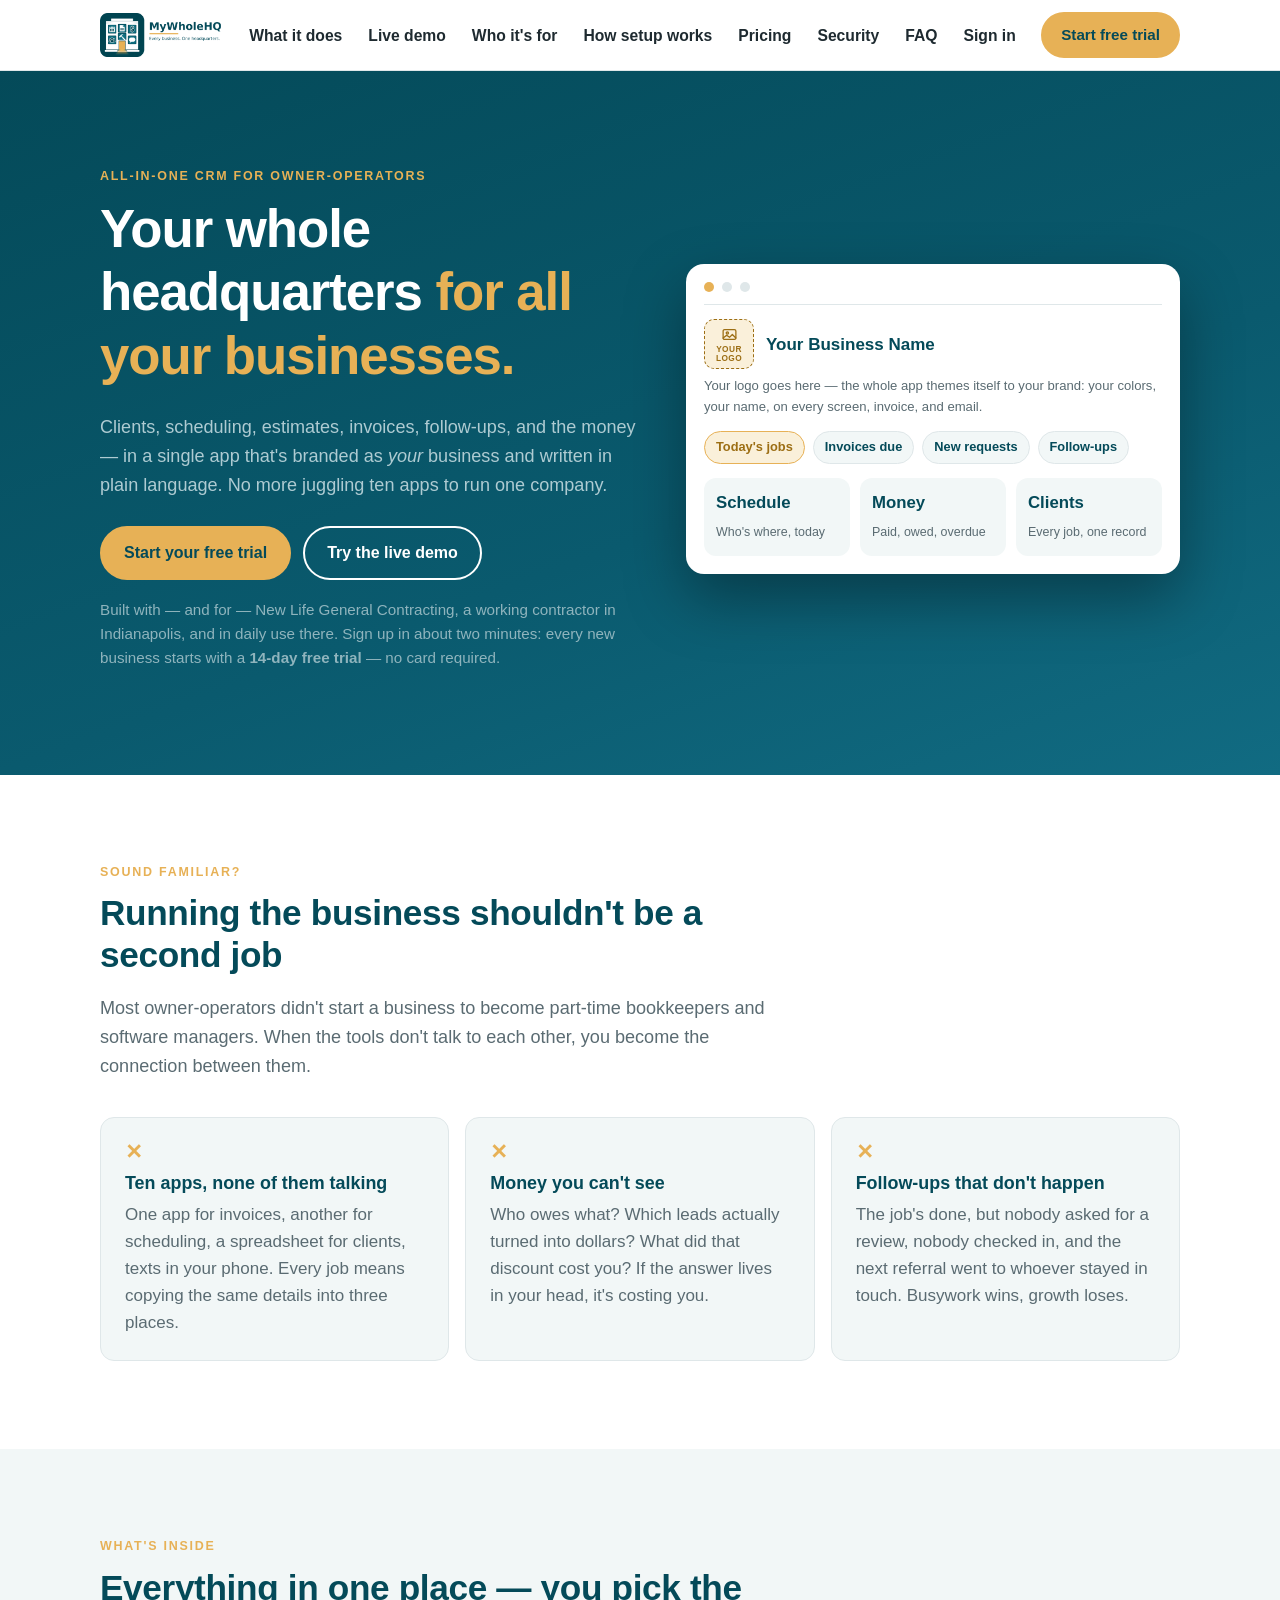
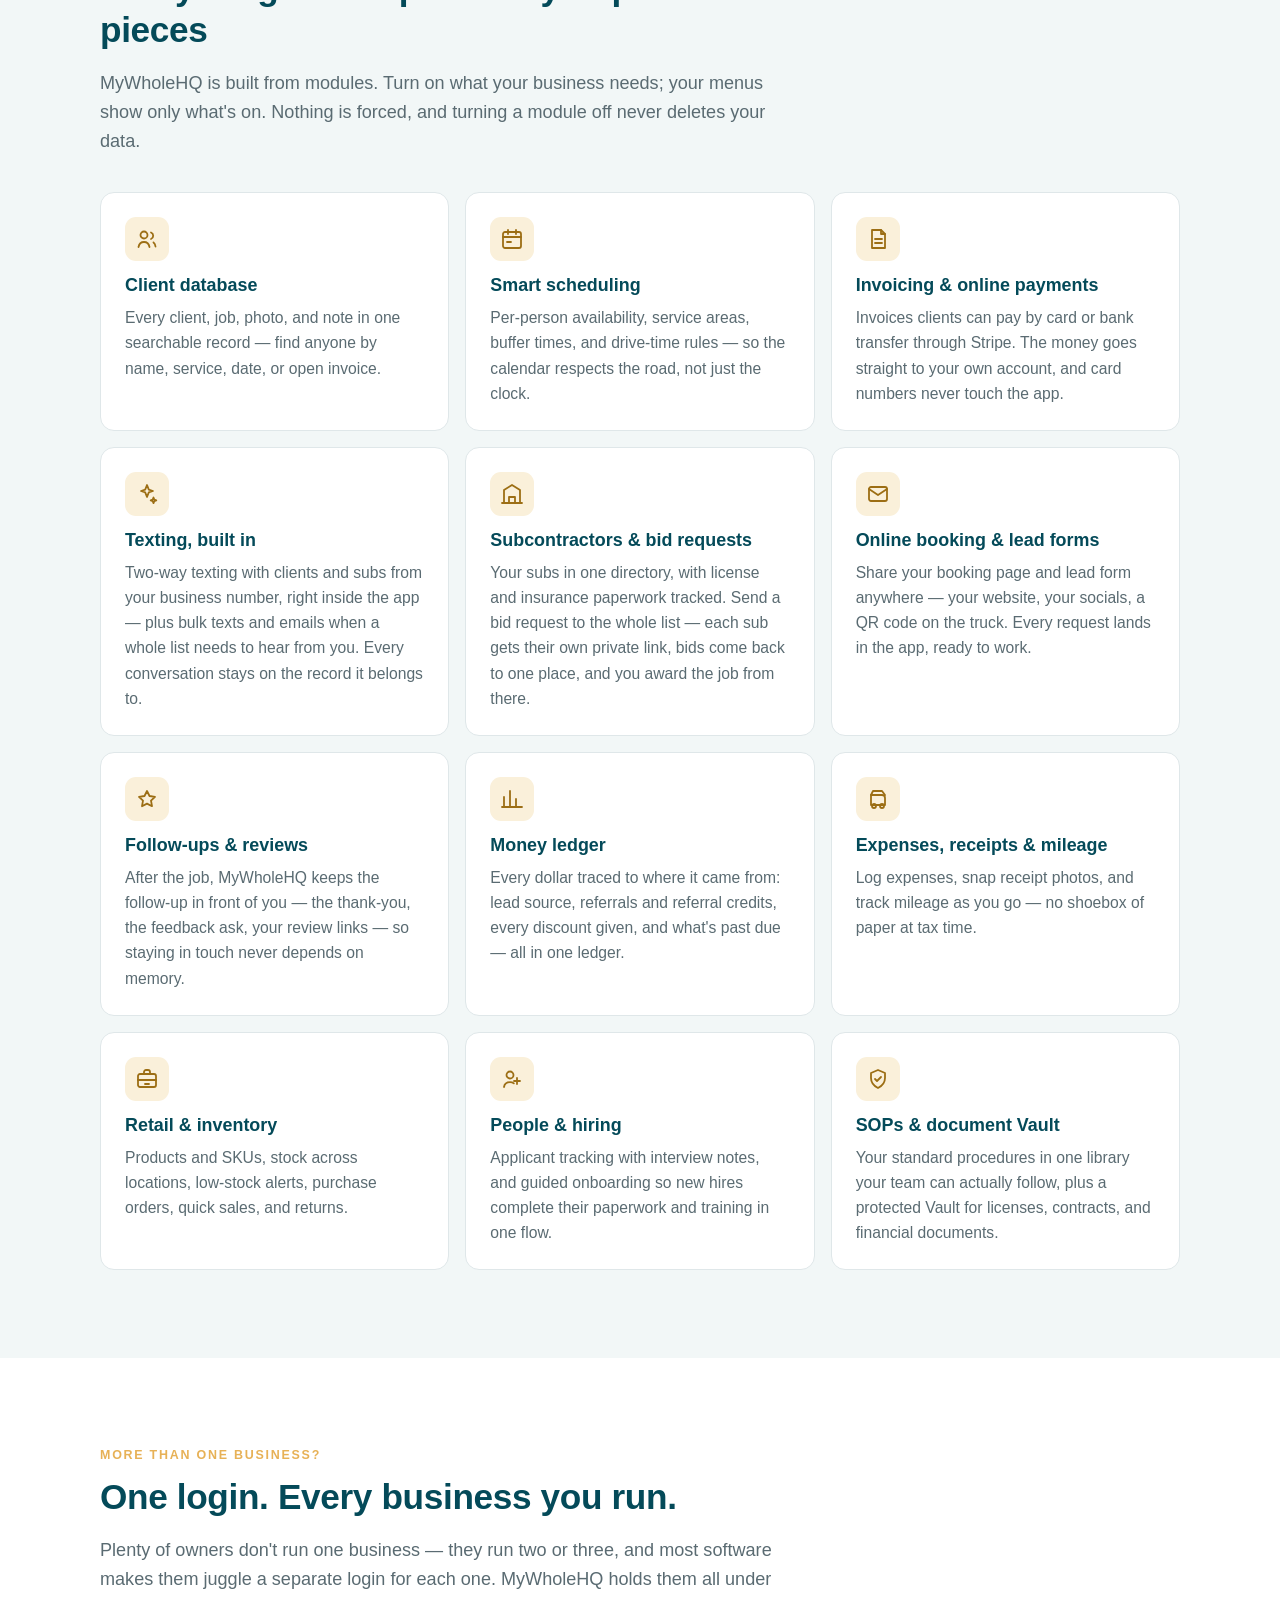
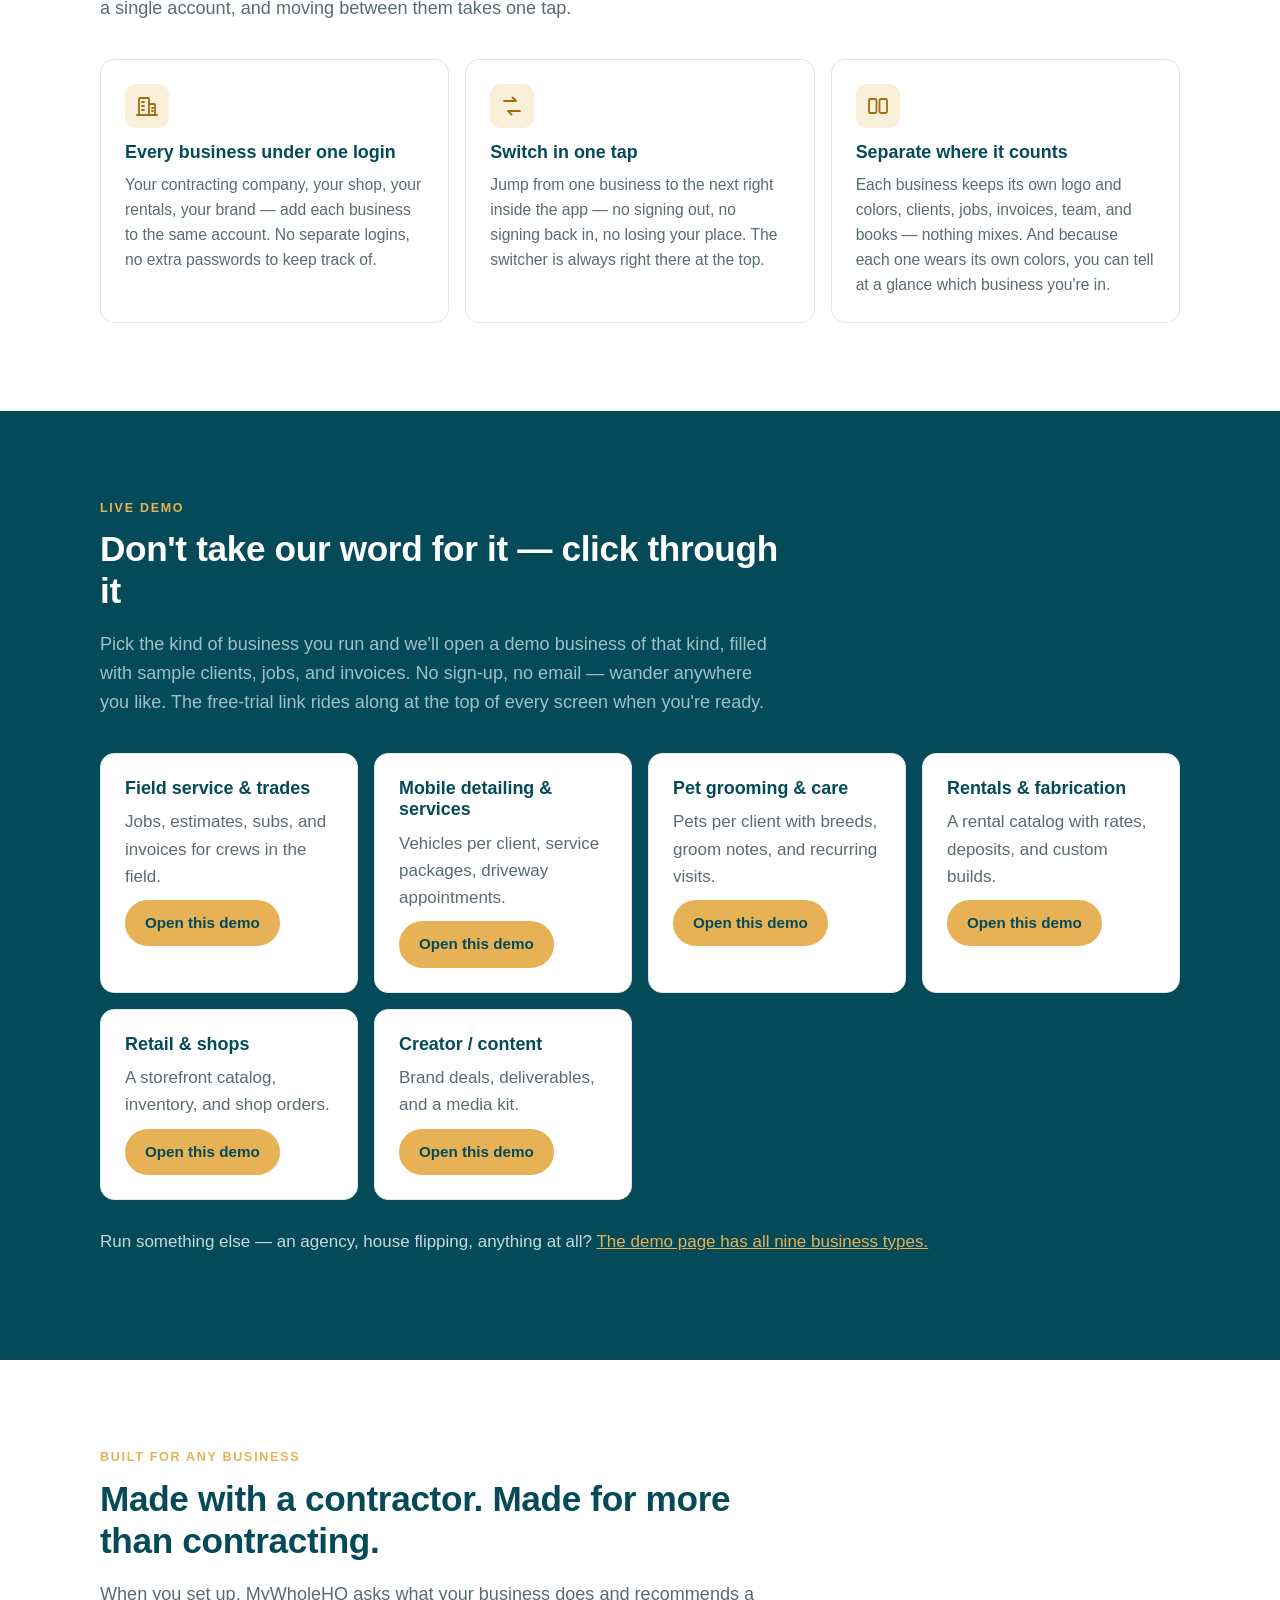
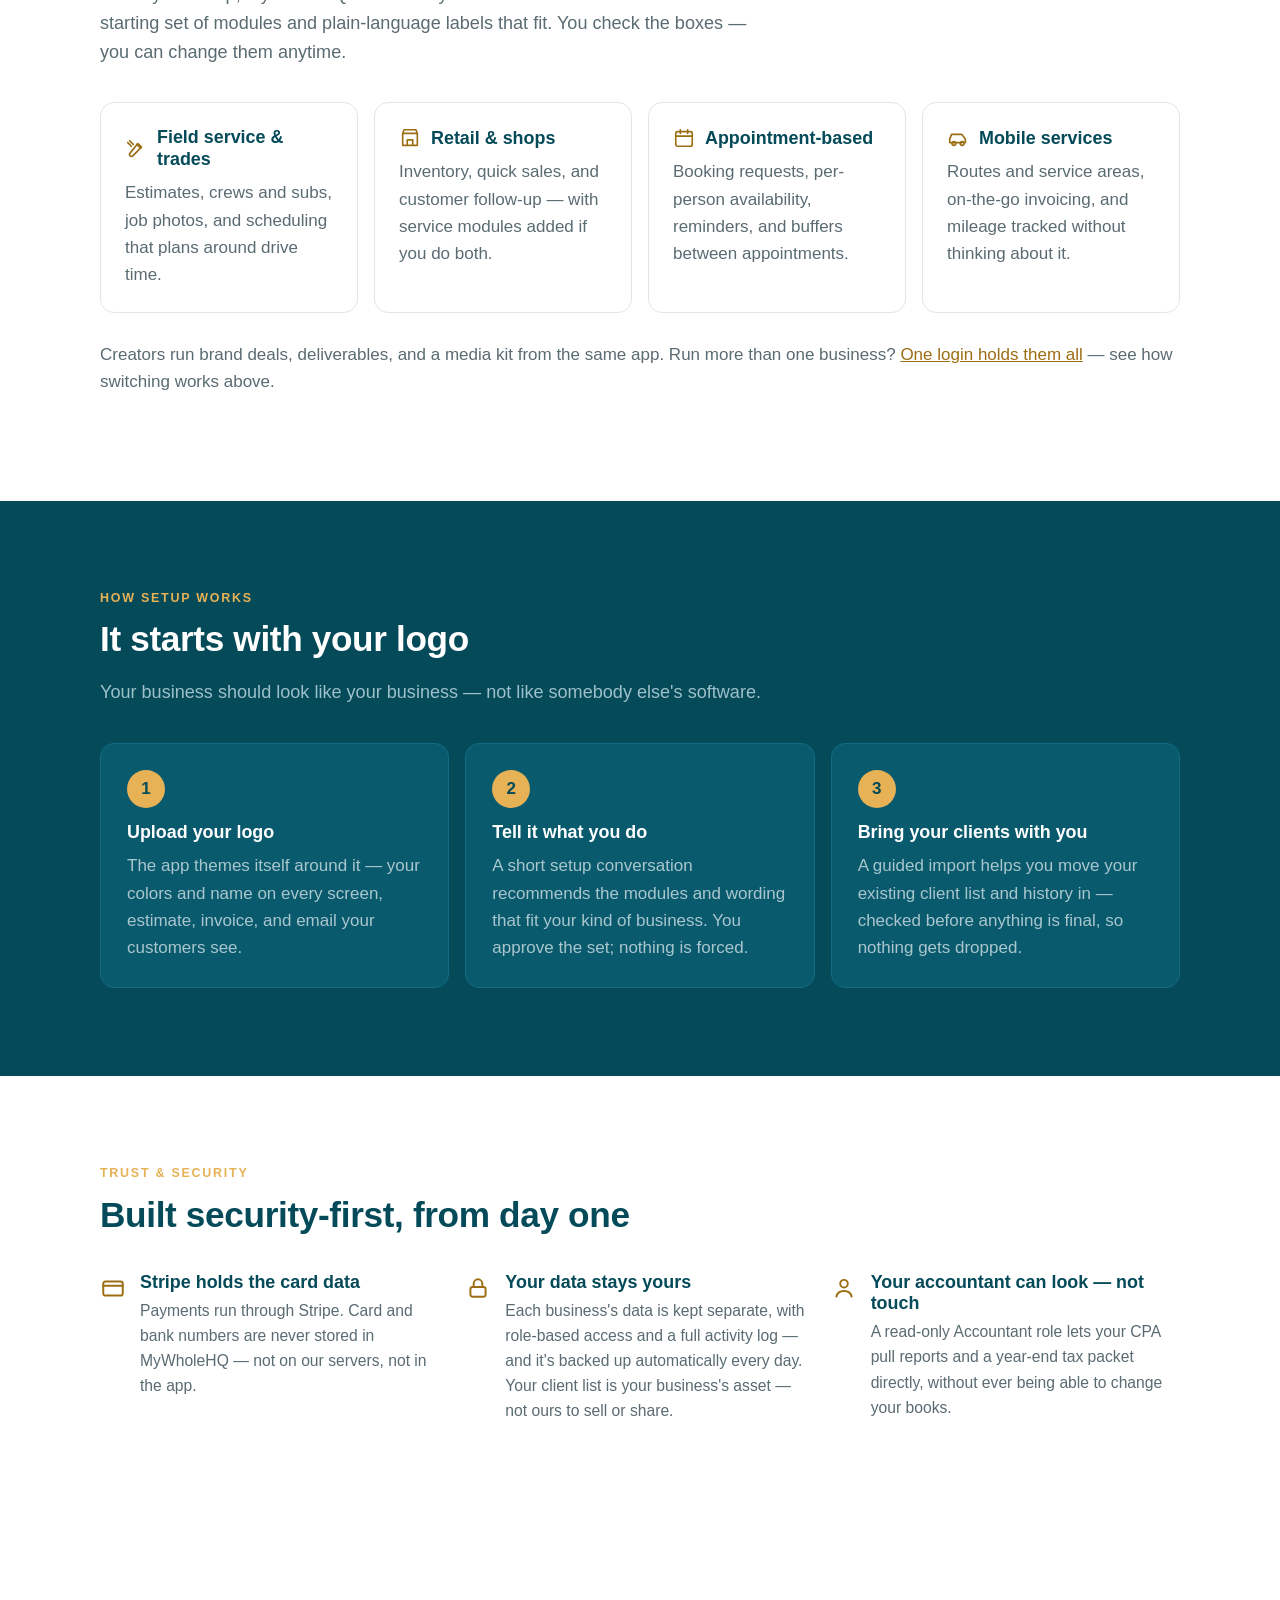
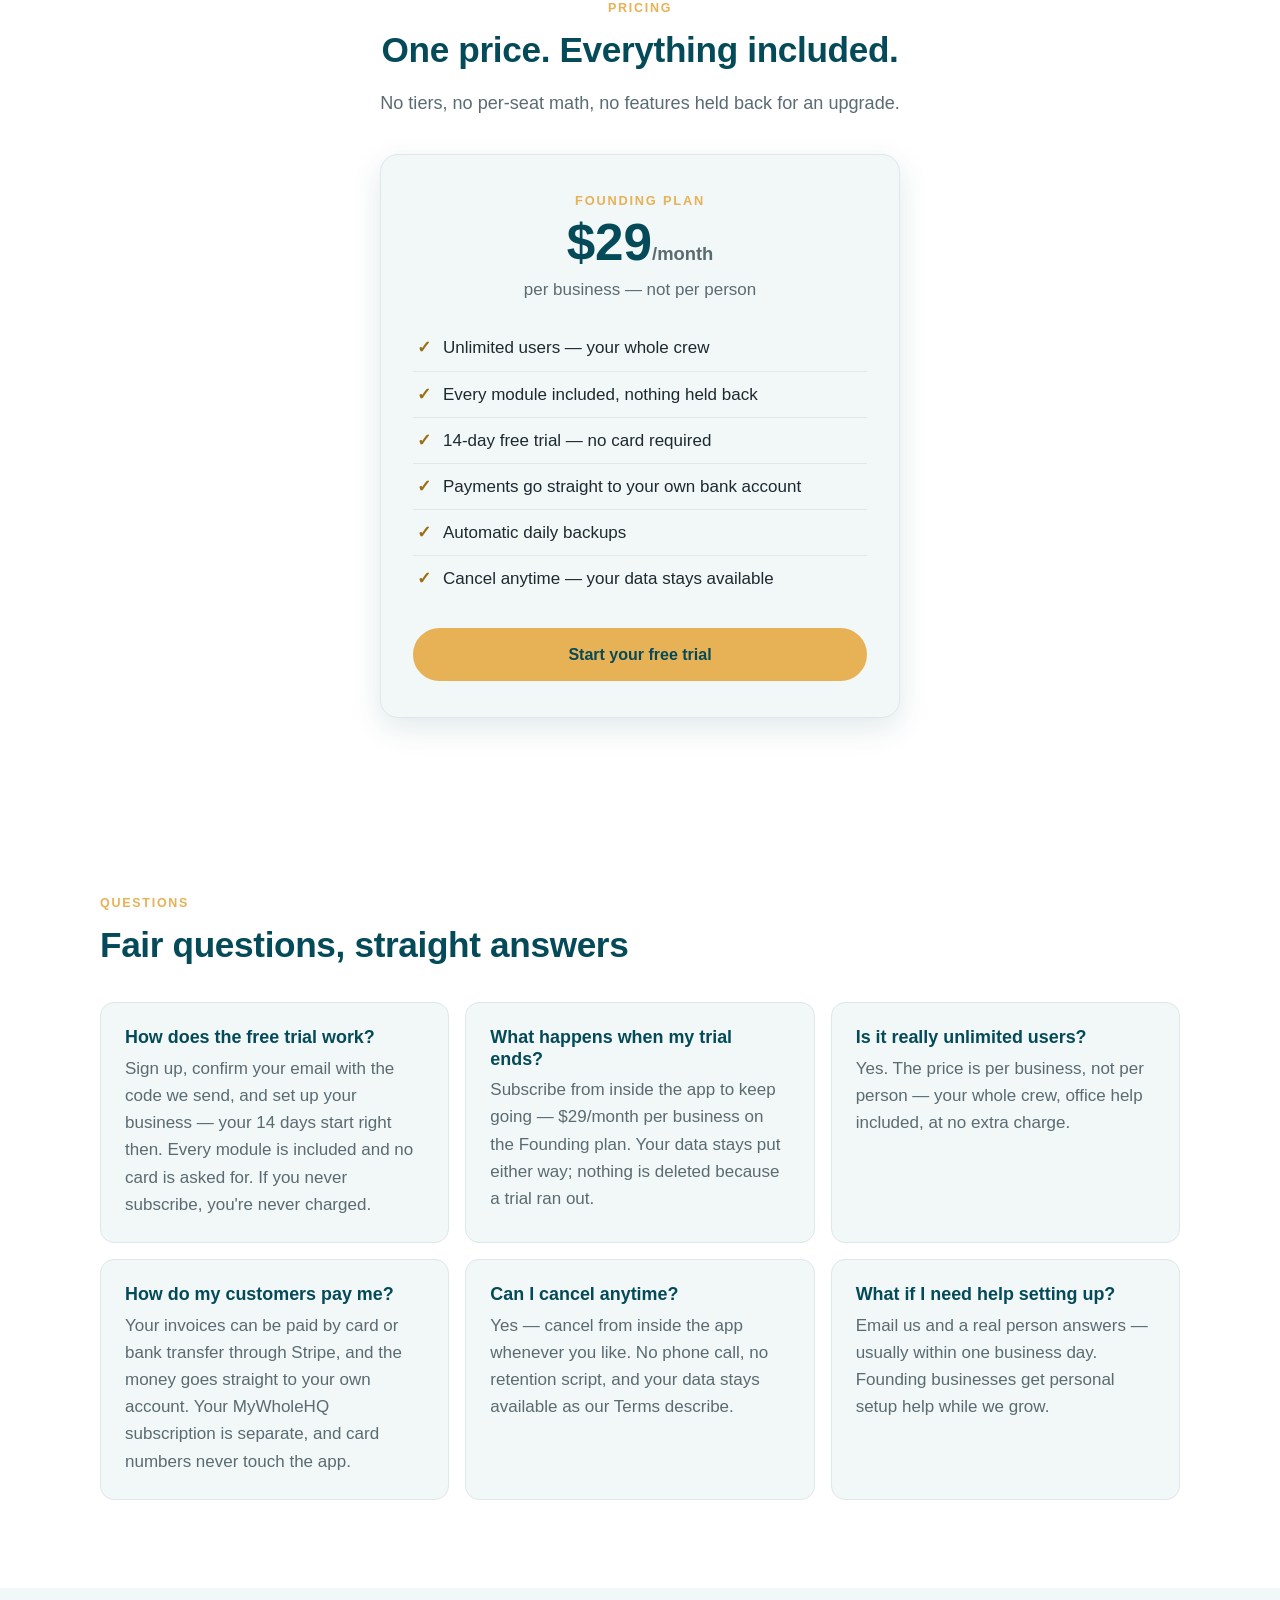
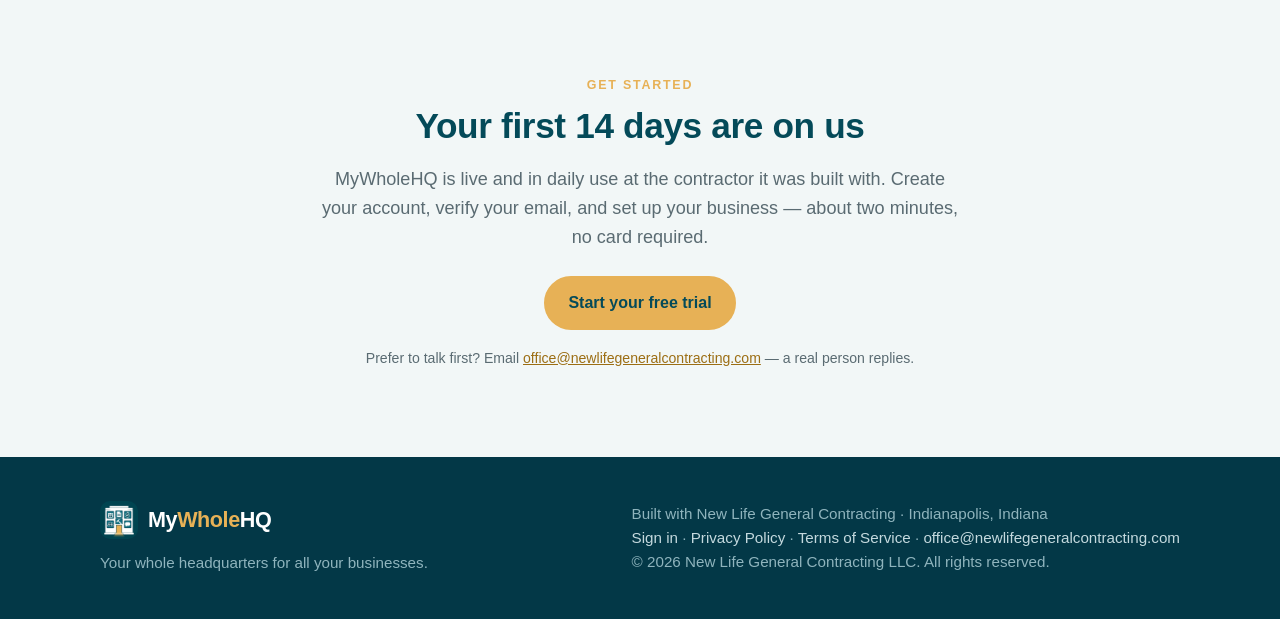
<file: index.html>
<!DOCTYPE html>
<html lang="en">
<head>
<meta charset="UTF-8">
<meta name="viewport" content="width=device-width, initial-scale=1">
<title>MyWholeHQ — Your whole headquarters for all your businesses</title>
<meta name="description" content="MyWholeHQ is the all-in-one app for owner-run businesses: clients, jobs, quotes, invoices, subcontractors, scheduling, and texting in one place. Founding plan $29/month per business, unlimited users, 14-day free trial.">
<meta property="og:title" content="MyWholeHQ — Your whole headquarters for all your businesses">
<meta property="og:description" content="Clients, jobs, quotes, invoices, subs, and texting — one simple app built for owner-operators. $29/mo, unlimited users, 14-day free trial.">
<meta property="og:type" content="website">
<meta property="og:url" content="https://mywholehq.com/">
<meta property="og:image" content="https://mywholehq.com/og-image.png">
<meta property="og:image:width" content="1024">
<meta property="og:image:height" content="500">
<link rel="icon" href="icon-192.png" type="image/png" sizes="192x192">
<link rel="icon" href="icon-48.png" type="image/png" sizes="48x48">
<link rel="apple-touch-icon" href="apple-touch-icon.png">
<link rel="stylesheet" href="style.css">
</head>
<body>

<header class="site-header">
  <div class="wrap">
    <!-- Header logo: final square-gold-door lockup (logo-horizontal.png), live since Nov 24, 2026. -->
    <a class="wordmark" href="#top" aria-label="MyWholeHQ home">
      <img class="logo-img" src="logo-horizontal.png" alt="MyWholeHQ" width="224" height="80">
    </a>
    <nav class="main-nav" aria-label="Main">
      <a href="#modules">What it does</a>
      <a href="https://app.mywholehq.com/demo">Live demo</a>
      <a href="#any-business">Who it's for</a>
      <a href="#setup">How setup works</a>
      <a href="#pricing">Pricing</a>
      <a href="#trust">Security</a>
      <a href="#faq">FAQ</a>
      <a href="https://app.mywholehq.com/">Sign in</a>
    </nav>
    <a class="btn small" href="https://app.mywholehq.com/signup">Start free trial</a>
  </div>
</header>

<main id="top">

  <!-- ============ HERO ============ -->
  <section class="hero">
    <div class="wrap hero-grid">
      <div>
        <p class="eyebrow" style="color:#E7B156">All-in-one CRM for owner-operators</p>
        <h1>Your whole headquarters <span class="accent">for all your businesses.</span></h1>
        <p class="lede">Clients, scheduling, estimates, invoices, follow-ups, and the money — in a single app that's branded as <em>your</em> business and written in plain language. No more juggling ten apps to run one company.</p>
        <div class="hero-ctas">
          <a class="btn" href="https://app.mywholehq.com/signup">Start your free trial</a>
          <a class="btn ghost" href="https://app.mywholehq.com/demo" style="color:#fff;border-color:#fff">Try the live demo</a>
        </div>
        <p class="hero-note">Built with — and for — New Life General Contracting, a working contractor in Indianapolis, and in daily use there. Sign up in about two minutes: every new business starts with a <strong>14-day free trial</strong> — no card required.</p>
      </div>
      <div class="preview" aria-hidden="true">
        <div class="preview-top"><span class="dot c"></span><span class="dot"></span><span class="dot"></span></div>
        <div class="preview-logo"><span class="logo-tile"><svg viewBox="0 0 24 24"><rect x="3" y="5" width="18" height="14" rx="2"/><circle cx="9" cy="10" r="1.6"/><path d="M3 17l5-4 4 3 4-4 5 5"/></svg><span>Your Logo</span></span> Your Business Name</div>
        <p class="preview-sub">Your logo goes here — the whole app themes itself to your brand: your colors, your name, on every screen, invoice, and email.</p>
        <div class="chip-row">
          <span class="chip on">Today's jobs</span>
          <span class="chip">Invoices due</span>
          <span class="chip">New requests</span>
          <span class="chip">Follow-ups</span>
        </div>
        <div class="stat-row">
          <div class="stat"><b>Schedule</b><span>Who's where, today</span></div>
          <div class="stat"><b>Money</b><span>Paid, owed, overdue</span></div>
          <div class="stat"><b>Clients</b><span>Every job, one record</span></div>
        </div>
      </div>
    </div>
  </section>

  <!-- ============ PAIN POINTS ============ -->
  <section id="pain">
    <div class="wrap">
      <div class="section-head">
        <p class="eyebrow">Sound familiar?</p>
        <h2>Running the business shouldn't be a second job</h2>
        <p class="lede">Most owner-operators didn't start a business to become part-time bookkeepers and software managers. When the tools don't talk to each other, you become the connection between them.</p>
      </div>
      <div class="pain-grid">
        <div class="pain-card">
          <div class="x" aria-hidden="true">✕</div>
          <h3>Ten apps, none of them talking</h3>
          <p>One app for invoices, another for scheduling, a spreadsheet for clients, texts in your phone. Every job means copying the same details into three places.</p>
        </div>
        <div class="pain-card">
          <div class="x" aria-hidden="true">✕</div>
          <h3>Money you can't see</h3>
          <p>Who owes what? Which leads actually turned into dollars? What did that discount cost you? If the answer lives in your head, it's costing you.</p>
        </div>
        <div class="pain-card">
          <div class="x" aria-hidden="true">✕</div>
          <h3>Follow-ups that don't happen</h3>
          <p>The job's done, but nobody asked for a review, nobody checked in, and the next referral went to whoever stayed in touch. Busywork wins, growth loses.</p>
        </div>
      </div>
    </div>
  </section>

  <!-- ============ MODULES ============ -->
  <section class="modules" id="modules">
    <div class="wrap">
      <div class="section-head">
        <p class="eyebrow">What's inside</p>
        <h2>Everything in one place — you pick the pieces</h2>
        <p class="lede">MyWholeHQ is built from modules. Turn on what your business needs; your menus show only what's on. Nothing is forced, and turning a module off never deletes your data.</p>
      </div>
      <div class="module-grid">

        <div class="module">
          <div class="icon"><svg viewBox="0 0 24 24"><circle cx="9" cy="8" r="3.5"/><path d="M3.5 20c.6-3.2 2.8-5 5.5-5s4.9 1.8 5.5 5"/><path d="M16 5.5a3.5 3.5 0 0 1 0 6.5M18.5 15.4c1.1.8 1.8 2.1 2 4.1"/></svg></div>
          <h3>Client database</h3>
          <p>Every client, job, photo, and note in one searchable record — find anyone by name, service, date, or open invoice.</p>
        </div>

        <div class="module">
          <div class="icon"><svg viewBox="0 0 24 24"><rect x="3" y="5" width="18" height="16" rx="2"/><path d="M3 10h18M8 3v4M16 3v4M7 15h4"/></svg></div>
          <h3>Smart scheduling</h3>
          <p>Per-person availability, service areas, buffer times, and drive-time rules — so the calendar respects the road, not just the clock.</p>
        </div>

        <div class="module">
          <div class="icon"><svg viewBox="0 0 24 24"><path d="M6 3h9l4 4v14H6z"/><path d="M15 3v4h4M9 12h7M9 16h7"/></svg></div>
          <h3>Invoicing &amp; online payments</h3>
          <p>Invoices clients can pay by card or bank transfer through Stripe. The money goes straight to your own account, and card numbers never touch the app.</p>
        </div>

        <div class="module">
          <div class="icon"><svg viewBox="0 0 24 24"><path d="M12 3l1.8 4.6L18 9l-4.2 1.4L12 15l-1.8-4.6L6 9l4.2-1.4z"/><path d="M18.5 15.5l.8 2 2 .8-2 .8-.8 2-.8-2-2-.8 2-.8z"/></svg></div>
          <h3>Texting, built in</h3>
          <p>Two-way texting with clients and subs from your business number, right inside the app — plus bulk texts and emails when a whole list needs to hear from you. Every conversation stays on the record it belongs to.</p>
        </div>

        <div class="module">
          <div class="icon"><svg viewBox="0 0 24 24"><path d="M4 21V8l8-5 8 5v13"/><path d="M9 21v-6h6v6M2 21h20"/></svg></div>
          <h3>Subcontractors &amp; bid requests</h3>
          <p>Your subs in one directory, with license and insurance paperwork tracked. Send a bid request to the whole list — each sub gets their own private link, bids come back to one place, and you award the job from there.</p>
        </div>

        <div class="module">
          <div class="icon"><svg viewBox="0 0 24 24"><rect x="3" y="5" width="18" height="14" rx="2"/><path d="M3 7l9 6 9-6"/></svg></div>
          <h3>Online booking &amp; lead forms</h3>
          <p>Share your booking page and lead form anywhere — your website, your socials, a QR code on the truck. Every request lands in the app, ready to work.</p>
        </div>

        <div class="module">
          <div class="icon"><svg viewBox="0 0 24 24"><path d="M12 4l2.5 5 5.5.8-4 3.9 1 5.5-5-2.6-5 2.6 1-5.5-4-3.9 5.5-.8z"/></svg></div>
          <h3>Follow-ups &amp; reviews</h3>
          <p>After the job, MyWholeHQ keeps the follow-up in front of you — the thank-you, the feedback ask, your review links — so staying in touch never depends on memory.</p>
        </div>

        <div class="module">
          <div class="icon"><svg viewBox="0 0 24 24"><path d="M4 20V10M10 20V4M16 20v-8M22 20H2"/></svg></div>
          <h3>Money ledger</h3>
          <p>Every dollar traced to where it came from: lead source, referrals and referral credits, every discount given, and what's past due — all in one ledger.</p>
        </div>

        <div class="module">
          <div class="icon"><svg viewBox="0 0 24 24"><path d="M5 8h11a3 3 0 0 1 3 3v7H5z"/><path d="M5 8l2-4h9l3 4M8 21a2 2 0 1 0 0-4 2 2 0 0 0 0 4zM16 21a2 2 0 1 0 0-4 2 2 0 0 0 0 4z"/></svg></div>
          <h3>Expenses, receipts &amp; mileage</h3>
          <p>Log expenses, snap receipt photos, and track mileage as you go — no shoebox of paper at tax time.</p>
        </div>

        <div class="module">
          <div class="icon"><svg viewBox="0 0 24 24"><path d="M9 7V5a2 2 0 0 1 2-2h2a2 2 0 0 1 2 2v2"/><rect x="3" y="7" width="18" height="13" rx="2"/><path d="M3 13h18M10 17h4"/></svg></div>
          <h3>Retail &amp; inventory</h3>
          <p>Products and SKUs, stock across locations, low-stock alerts, purchase orders, quick sales, and returns.</p>
        </div>

        <div class="module">
          <div class="icon"><svg viewBox="0 0 24 24"><circle cx="10" cy="8" r="3.5"/><path d="M4 20c.5-3 2.7-4.8 6-4.8 1.5 0 2.8.4 3.8 1.2M17 11v6M14 14h6"/></svg></div>
          <h3>People &amp; hiring</h3>
          <p>Applicant tracking with interview notes, and guided onboarding so new hires complete their paperwork and training in one flow.</p>
        </div>

        <div class="module">
          <div class="icon"><svg viewBox="0 0 24 24"><path d="M12 3l7 3v5c0 5-3 8-7 10-4-2-7-5-7-10V6z"/><path d="M9 12l2 2 4-4"/></svg></div>
          <h3>SOPs &amp; document Vault</h3>
          <p>Your standard procedures in one library your team can actually follow, plus a protected Vault for licenses, contracts, and financial documents.</p>
        </div>

      </div>
    </div>
  </section>


  <!-- ============ MULTI-BUSINESS ============ -->
  <section id="multi-business">
    <div class="wrap">
      <div class="section-head">
        <p class="eyebrow">More than one business?</p>
        <h2>One login. Every business you run.</h2>
        <p class="lede">Plenty of owners don't run one business — they run two or three, and most software makes them juggle a separate login for each one. MyWholeHQ holds them all under a single account, and moving between them takes one tap.</p>
      </div>
      <div class="module-grid">
        <div class="module">
          <div class="icon"><svg viewBox="0 0 24 24"><path d="M4 21V5a1 1 0 0 1 1-1h8a1 1 0 0 1 1 1v16"/><path d="M14 10h5a1 1 0 0 1 1 1v10"/><path d="M2 21h20"/><path d="M7 8h2M7 12h2M7 16h2M17 14h1M17 17h1"/></svg></div>
          <h3>Every business under one login</h3>
          <p>Your contracting company, your shop, your rentals, your brand — add each business to the same account. No separate logins, no extra passwords to keep track of.</p>
        </div>
        <div class="module">
          <div class="icon"><svg viewBox="0 0 24 24"><path d="M4 7h12l-3.5-3.5M20 17H8l3.5 3.5"/></svg></div>
          <h3>Switch in one tap</h3>
          <p>Jump from one business to the next right inside the app — no signing out, no signing back in, no losing your place. The switcher is always right there at the top.</p>
        </div>
        <div class="module">
          <div class="icon"><svg viewBox="0 0 24 24"><rect x="3" y="5" width="7.5" height="14" rx="1.5"/><rect x="13.5" y="5" width="7.5" height="14" rx="1.5"/></svg></div>
          <h3>Separate where it counts</h3>
          <p>Each business keeps its own logo and colors, clients, jobs, invoices, team, and books — nothing mixes. And because each one wears its own colors, you can tell at a glance which business you're in.</p>
        </div>
      </div>
    </div>
  </section>

  <!-- ============ LIVE DEMO ============ -->
  <section class="steps" id="demo">
    <div class="wrap">
      <div class="section-head">
        <p class="eyebrow" style="color:#E7B156">Live demo</p>
        <h2>Don't take our word for it — click through it</h2>
        <p class="lede">Pick the kind of business you run and we'll open a demo business of that kind, filled with sample clients, jobs, and invoices. No sign-up, no email — wander anywhere you like. The free-trial link rides along at the top of every screen when you're ready.</p>
      </div>
      <div class="biz-grid">
        <div class="biz">
          <h3>Field service &amp; trades</h3>
          <p>Jobs, estimates, subs, and invoices for crews in the field.</p>
          <p style="margin-top:10px"><a class="btn small" href="https://app.mywholehq.com/demo?type=field_service">Open this demo</a></p>
        </div>
        <div class="biz">
          <h3>Mobile detailing &amp; services</h3>
          <p>Vehicles per client, service packages, driveway appointments.</p>
          <p style="margin-top:10px"><a class="btn small" href="https://app.mywholehq.com/demo?type=mobile_detailing">Open this demo</a></p>
        </div>
        <div class="biz">
          <h3>Pet grooming &amp; care</h3>
          <p>Pets per client with breeds, groom notes, and recurring visits.</p>
          <p style="margin-top:10px"><a class="btn small" href="https://app.mywholehq.com/demo?type=pet_care">Open this demo</a></p>
        </div>
        <div class="biz">
          <h3>Rentals &amp; fabrication</h3>
          <p>A rental catalog with rates, deposits, and custom builds.</p>
          <p style="margin-top:10px"><a class="btn small" href="https://app.mywholehq.com/demo?type=rental_fab">Open this demo</a></p>
        </div>
        <div class="biz">
          <h3>Retail &amp; shops</h3>
          <p>A storefront catalog, inventory, and shop orders.</p>
          <p style="margin-top:10px"><a class="btn small" href="https://app.mywholehq.com/demo?type=retail">Open this demo</a></p>
        </div>
        <div class="biz">
          <h3>Creator / content</h3>
          <p>Brand deals, deliverables, and a media kit.</p>
          <p style="margin-top:10px"><a class="btn small" href="https://app.mywholehq.com/demo?type=creator">Open this demo</a></p>
        </div>
      </div>
      <p style="margin-top:28px">Run something else — an agency, house flipping, anything at all? <a href="https://app.mywholehq.com/demo" style="color:#E7B156">The demo page has all nine business types.</a></p>
    </div>
  </section>

  <!-- ============ ANY BUSINESS ============ -->
  <section id="any-business">
    <div class="wrap">
      <div class="section-head">
        <p class="eyebrow">Built for any business</p>
        <h2>Made with a contractor. Made for more than contracting.</h2>
        <p class="lede">When you set up, MyWholeHQ asks what your business does and recommends a starting set of modules and plain-language labels that fit. You check the boxes — you can change them anytime.</p>
      </div>
      <div class="biz-grid">
        <div class="biz">
          <h3><svg viewBox="0 0 24 24"><path d="M14 6l4 4L8.5 19.5a2.1 2.1 0 0 1-3-3z"/><path d="M13 7l4 4M5 3l4 4M3 5l4 4"/></svg>Field service &amp; trades</h3>
          <p>Estimates, crews and subs, job photos, and scheduling that plans around drive time.</p>
        </div>
        <div class="biz">
          <h3><svg viewBox="0 0 24 24"><path d="M4 7l1.5-4h13L20 7M4 7h16v13H4zM9 20v-6h6v6"/></svg>Retail &amp; shops</h3>
          <p>Inventory, quick sales, and customer follow-up — with service modules added if you do both.</p>
        </div>
        <div class="biz">
          <h3><svg viewBox="0 0 24 24"><rect x="3" y="5" width="18" height="16" rx="2"/><path d="M3 10h18M8 3v4M16 3v4"/></svg>Appointment-based</h3>
          <p>Booking requests, per-person availability, reminders, and buffers between appointments.</p>
        </div>
        <div class="biz">
          <h3><svg viewBox="0 0 24 24"><path d="M5 17H3v-4l2-5h11l4 5v4h-2M7.5 20a2 2 0 1 0 0-4 2 2 0 0 0 0 4zM16.5 20a2 2 0 1 0 0-4 2 2 0 0 0 0 4zM5 17h11.5"/></svg>Mobile services</h3>
          <p>Routes and service areas, on-the-go invoicing, and mileage tracked without thinking about it.</p>
        </div>
      </div>
      <p style="margin-top:28px;color:var(--muted)">Creators run brand deals, deliverables, and a media kit from the same app. Run more than one business? <a href="#multi-business" style="color:var(--gold-dark)">One login holds them all</a> — see how switching works above.</p>
    </div>
  </section>

  <!-- ============ SETUP ============ -->
  <section class="steps" id="setup">
    <div class="wrap">
      <div class="section-head">
        <p class="eyebrow" style="color:#E7B156">How setup works</p>
        <h2>It starts with your logo</h2>
        <p class="lede">Your business should look like your business — not like somebody else's software.</p>
      </div>
      <div class="step-grid">
        <div class="step">
          <div class="num" aria-hidden="true"></div>
          <h3>Upload your logo</h3>
          <p>The app themes itself around it — your colors and name on every screen, estimate, invoice, and email your customers see.</p>
        </div>
        <div class="step">
          <div class="num" aria-hidden="true"></div>
          <h3>Tell it what you do</h3>
          <p>A short setup conversation recommends the modules and wording that fit your kind of business. You approve the set; nothing is forced.</p>
        </div>
        <div class="step">
          <div class="num" aria-hidden="true"></div>
          <h3>Bring your clients with you</h3>
          <p>A guided import helps you move your existing client list and history in — checked before anything is final, so nothing gets dropped.</p>
        </div>
      </div>
    </div>
  </section>

  <!-- ============ TRUST / SECURITY ============ -->
  <section id="trust">
    <div class="wrap">
      <div class="section-head">
        <p class="eyebrow">Trust &amp; security</p>
        <h2>Built security-first, from day one</h2>
      </div>
      <div class="trust-grid">
        <div class="trust-item">
          <svg viewBox="0 0 24 24"><rect x="3" y="6" width="18" height="13" rx="2"/><path d="M3 10h18"/></svg>
          <div>
            <h3>Stripe holds the card data</h3>
            <p>Payments run through Stripe. Card and bank numbers are never stored in MyWholeHQ — not on our servers, not in the app.</p>
          </div>
        </div>
        <div class="trust-item">
          <svg viewBox="0 0 24 24"><rect x="5" y="11" width="14" height="9" rx="2"/><path d="M8 11V8a4 4 0 0 1 8 0v3"/></svg>
          <div>
            <h3>Your data stays yours</h3>
            <p>Each business's data is kept separate, with role-based access and a full activity log — and it's backed up automatically every day. Your client list is your business's asset — not ours to sell or share.</p>
          </div>
        </div>
        <div class="trust-item">
          <svg viewBox="0 0 24 24"><circle cx="12" cy="8" r="3.5"/><path d="M5 20c.7-3.4 3.4-5.2 7-5.2s6.3 1.8 7 5.2"/></svg>
          <div>
            <h3>Your accountant can look — not touch</h3>
            <p>A read-only Accountant role lets your CPA pull reports and a year-end tax packet directly, without ever being able to change your books.</p>
          </div>
        </div>
      </div>
    </div>
  </section>

  <!-- ============ PRICING ============ -->
  <section class="pricing" id="pricing">
    <div class="wrap">
      <div class="section-head center">
        <p class="eyebrow">Pricing</p>
        <h2>One price. Everything included.</h2>
        <p class="lede">No tiers, no per-seat math, no features held back for an upgrade.</p>
      </div>
      <div class="price-card">
        <p class="price-plan">Founding plan</p>
        <p class="price-amount">$29<span>/month</span></p>
        <p class="price-per">per business — not per person</p>
        <ul class="price-list">
          <li>Unlimited users — your whole crew</li>
          <li>Every module included, nothing held back</li>
          <li>14-day free trial — no card required</li>
          <li>Payments go straight to your own bank account</li>
          <li>Automatic daily backups</li>
          <li>Cancel anytime — your data stays available</li>
        </ul>
        <a class="btn" href="https://app.mywholehq.com/signup">Start your free trial</a>
      </div>
    </div>
  </section>

  <!-- ============ FAQ ============ -->
  <section id="faq">
    <div class="wrap">
      <div class="section-head">
        <p class="eyebrow">Questions</p>
        <h2>Fair questions, straight answers</h2>
      </div>
      <div class="pain-grid">
        <div class="pain-card">
          <h3>How does the free trial work?</h3>
          <p>Sign up, confirm your email with the code we send, and set up your business — your 14 days start right then. Every module is included and no card is asked for. If you never subscribe, you're never charged.</p>
        </div>
        <div class="pain-card">
          <h3>What happens when my trial ends?</h3>
          <p>Subscribe from inside the app to keep going — $29/month per business on the Founding plan. Your data stays put either way; nothing is deleted because a trial ran out.</p>
        </div>
        <div class="pain-card">
          <h3>Is it really unlimited users?</h3>
          <p>Yes. The price is per business, not per person — your whole crew, office help included, at no extra charge.</p>
        </div>
        <div class="pain-card">
          <h3>How do my customers pay me?</h3>
          <p>Your invoices can be paid by card or bank transfer through Stripe, and the money goes straight to your own account. Your MyWholeHQ subscription is separate, and card numbers never touch the app.</p>
        </div>
        <div class="pain-card">
          <h3>Can I cancel anytime?</h3>
          <p>Yes — cancel from inside the app whenever you like. No phone call, no retention script, and your data stays available as our Terms describe.</p>
        </div>
        <div class="pain-card">
          <h3>What if I need help setting up?</h3>
          <p>Email us and a real person answers — usually within one business day. Founding businesses get personal setup help while we grow.</p>
        </div>
      </div>
    </div>
  </section>

  <!-- ============ GET STARTED ============ -->
  <section class="waitlist" id="start">
    <div class="wrap" style="text-align:center">
      <p class="eyebrow">Get started</p>
      <h2>Your first 14 days are on us</h2>
      <p class="lede" style="max-width:640px;margin-left:auto;margin-right:auto">MyWholeHQ is live and in daily use at the contractor it was built with. Create your account, verify your email, and set up your business — about two minutes, no card required.</p>
      <p style="margin-top:24px"><a class="btn" href="https://app.mywholehq.com/signup">Start your free trial</a></p>
      <p class="form-note" style="margin-top:16px">Prefer to talk first? Email <a href="mailto:office@newlifegeneralcontracting.com">office@newlifegeneralcontracting.com</a> — a real person replies.</p>
    </div>
  </section>

</main>

<footer class="site-footer">
  <div class="wrap">
    <div>
      <!-- LOGO SPOT (placeholder): same swap as the header when the final logo exists. -->
      <a class="wordmark" href="#top"><img class="footer-mark" src="icon-192.png" alt="" width="38" height="38"><span>My<em>Whole</em>HQ</span></a>
      <p style="margin-top:12px">Your whole headquarters for all your businesses.</p>
    </div>
    <div>
      <p>Built with New Life General Contracting · Indianapolis, Indiana</p>
      <p class="footer-links">
        <a href="https://app.mywholehq.com/">Sign in</a> ·
        <a href="https://app.mywholehq.com/privacy">Privacy Policy</a> ·
        <a href="https://app.mywholehq.com/terms">Terms of Service</a> ·
        <a href="mailto:office@newlifegeneralcontracting.com">office@newlifegeneralcontracting.com</a>
      </p>
      <p>© 2026 New Life General Contracting LLC. All rights reserved.</p>
    </div>
  </div>
</footer>

</body>
</html>
</file>
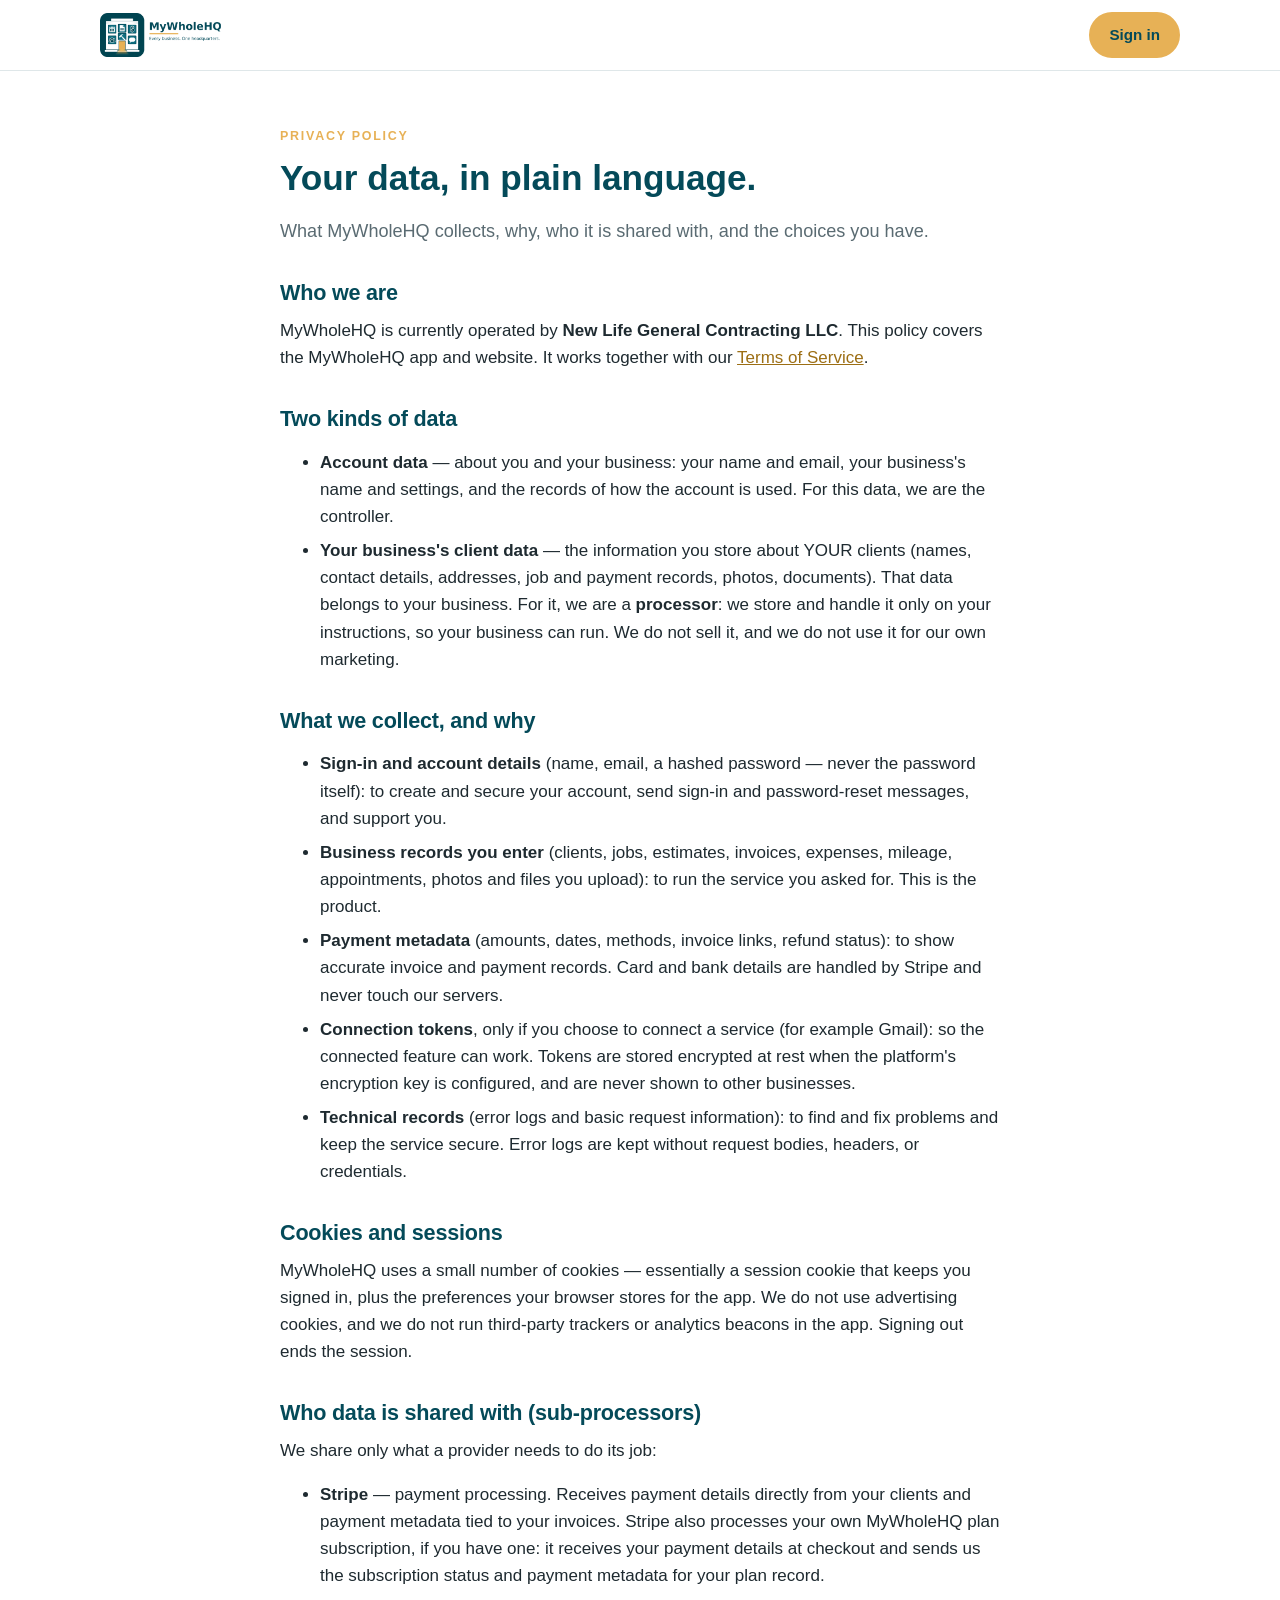
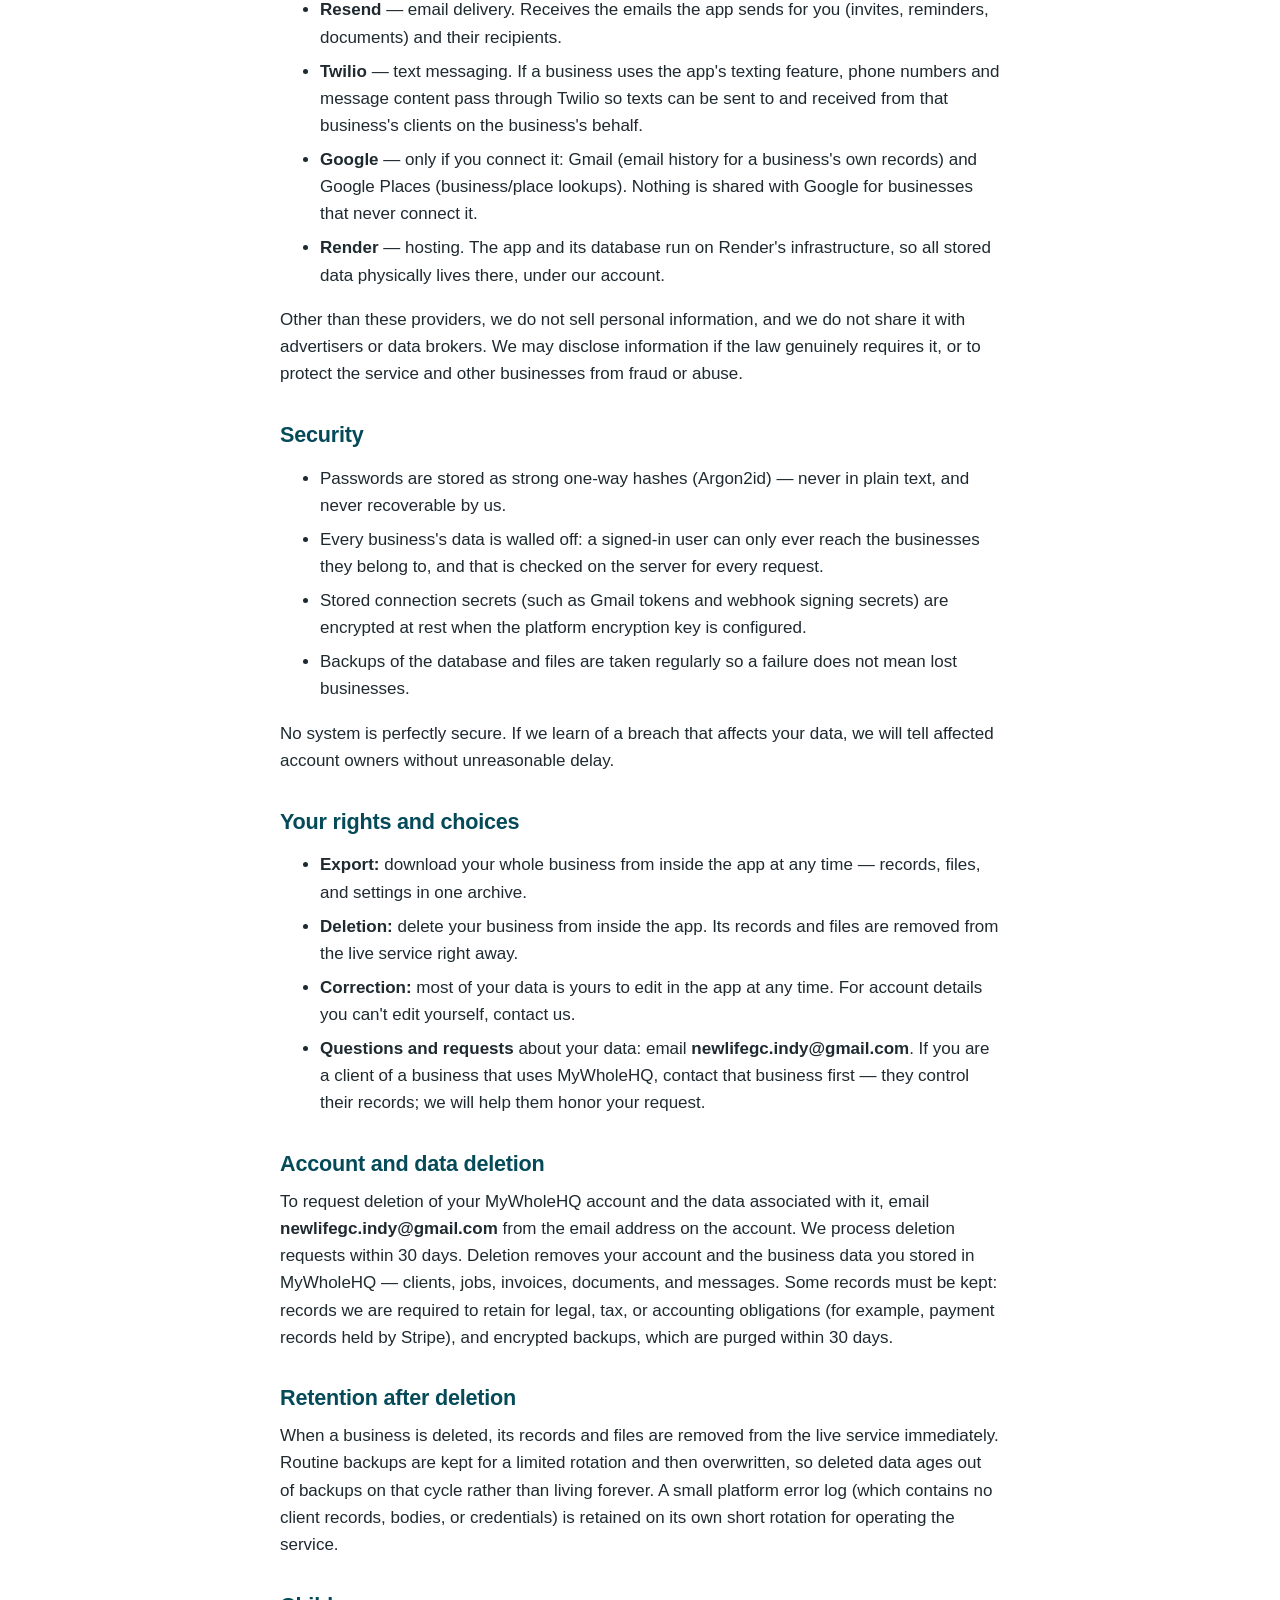
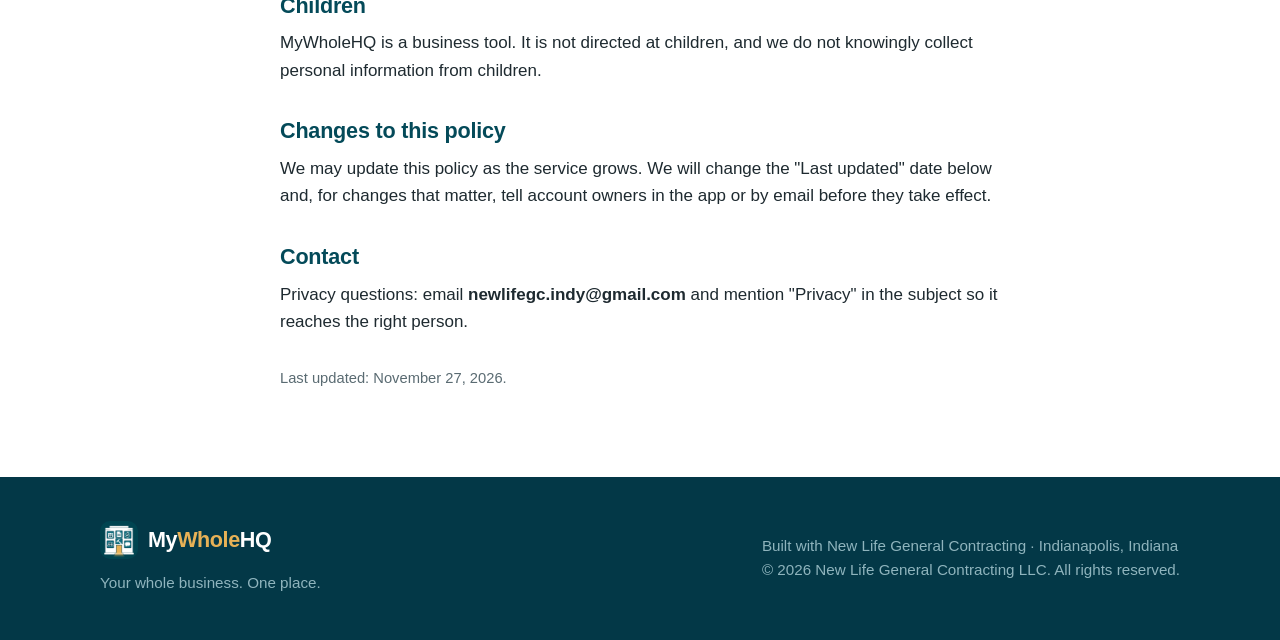
<file: privacy.html>
<!DOCTYPE html>
<html lang="en">
<head>
<meta charset="UTF-8">
<meta name="viewport" content="width=device-width, initial-scale=1">
<title>Privacy Policy — MyWholeHQ</title>
<meta name="description" content="What MyWholeHQ collects, why, who it is shared with, and how to request deletion of your account and data.">
<link rel="icon" href="icon-192.png" type="image/png" sizes="192x192">
<link rel="icon" href="icon-48.png" type="image/png" sizes="48x48">
<link rel="apple-touch-icon" href="apple-touch-icon.png">
<link rel="stylesheet" href="style.css">
<style>
  .policy{padding:56px 0 72px}
  .policy .wrap{max-width:760px}
  .policy h1{font-size:2.2rem}
  .policy h2{font-size:1.35rem;margin-top:1.6em}
  .policy li{margin-bottom:.4em}
</style>
</head>
<body>

<header class="site-header">
  <div class="wrap">
    <a class="wordmark" href="/" aria-label="MyWholeHQ home">
      <img class="logo-img" src="logo-horizontal.png" alt="MyWholeHQ" width="224" height="80">
    </a>
    <a class="btn small" href="https://app.mywholehq.com/">Sign in</a>
  </div>
</header>

<main>
  <section class="policy">
    <div class="wrap">
      <p class="eyebrow">Privacy Policy</p>
      <h1>Your data, in plain language.</h1>
      <p class="lede">What MyWholeHQ collects, why, who it is shared with, and the choices you have.</p>

      <h2>Who we are</h2>
      <p>MyWholeHQ is currently operated by <b>New Life General Contracting LLC</b>. This policy covers the MyWholeHQ app and website. It works together with our <a href="https://app.mywholehq.com/terms">Terms of Service</a>.</p>

      <h2>Two kinds of data</h2>
      <ul>
        <li><b>Account data</b> — about you and your business: your name and email, your business's name and settings, and the records of how the account is used. For this data, we are the controller.</li>
        <li><b>Your business's client data</b> — the information you store about YOUR clients (names, contact details, addresses, job and payment records, photos, documents). That data belongs to your business. For it, we are a <b>processor</b>: we store and handle it only on your instructions, so your business can run. We do not sell it, and we do not use it for our own marketing.</li>
      </ul>

      <h2>What we collect, and why</h2>
      <ul>
        <li><b>Sign-in and account details</b> (name, email, a hashed password — never the password itself): to create and secure your account, send sign-in and password-reset messages, and support you.</li>
        <li><b>Business records you enter</b> (clients, jobs, estimates, invoices, expenses, mileage, appointments, photos and files you upload): to run the service you asked for. This is the product.</li>
        <li><b>Payment metadata</b> (amounts, dates, methods, invoice links, refund status): to show accurate invoice and payment records. Card and bank details are handled by Stripe and never touch our servers.</li>
        <li><b>Connection tokens</b>, only if you choose to connect a service (for example Gmail): so the connected feature can work. Tokens are stored encrypted at rest when the platform's encryption key is configured, and are never shown to other businesses.</li>
        <li><b>Technical records</b> (error logs and basic request information): to find and fix problems and keep the service secure. Error logs are kept without request bodies, headers, or credentials.</li>
      </ul>

      <h2>Cookies and sessions</h2>
      <p>MyWholeHQ uses a small number of cookies — essentially a session cookie that keeps you signed in, plus the preferences your browser stores for the app. We do not use advertising cookies, and we do not run third-party trackers or analytics beacons in the app. Signing out ends the session.</p>

      <h2>Who data is shared with (sub-processors)</h2>
      <p>We share only what a provider needs to do its job:</p>
      <ul>
        <li><b>Stripe</b> — payment processing. Receives payment details directly from your clients and payment metadata tied to your invoices. Stripe also processes your own MyWholeHQ plan subscription, if you have one: it receives your payment details at checkout and sends us the subscription status and payment metadata for your plan record.</li>
        <li><b>Resend</b> — email delivery. Receives the emails the app sends for you (invites, reminders, documents) and their recipients.</li>
        <li><b>Twilio</b> — text messaging. If a business uses the app's texting feature, phone numbers and message content pass through Twilio so texts can be sent to and received from that business's clients on the business's behalf.</li>
        <li><b>Google</b> — only if you connect it: Gmail (email history for a business's own records) and Google Places (business/place lookups). Nothing is shared with Google for businesses that never connect it.</li>
        <li><b>Render</b> — hosting. The app and its database run on Render's infrastructure, so all stored data physically lives there, under our account.</li>
      </ul>
      <p>Other than these providers, we do not sell personal information, and we do not share it with advertisers or data brokers. We may disclose information if the law genuinely requires it, or to protect the service and other businesses from fraud or abuse.</p>

      <h2>Security</h2>
      <ul>
        <li>Passwords are stored as strong one-way hashes (Argon2id) — never in plain text, and never recoverable by us.</li>
        <li>Every business's data is walled off: a signed-in user can only ever reach the businesses they belong to, and that is checked on the server for every request.</li>
        <li>Stored connection secrets (such as Gmail tokens and webhook signing secrets) are encrypted at rest when the platform encryption key is configured.</li>
        <li>Backups of the database and files are taken regularly so a failure does not mean lost businesses.</li>
      </ul>
      <p>No system is perfectly secure. If we learn of a breach that affects your data, we will tell affected account owners without unreasonable delay.</p>

      <h2>Your rights and choices</h2>
      <ul>
        <li><b>Export:</b> download your whole business from inside the app at any time — records, files, and settings in one archive.</li>
        <li><b>Deletion:</b> delete your business from inside the app. Its records and files are removed from the live service right away.</li>
        <li><b>Correction:</b> most of your data is yours to edit in the app at any time. For account details you can't edit yourself, contact us.</li>
        <li><b>Questions and requests</b> about your data: email <b>newlifegc.indy@gmail.com</b>. If you are a client of a business that uses MyWholeHQ, contact that business first — they control their records; we will help them honor your request.</li>
      </ul>

      <h2>Account and data deletion</h2>
      <p>To request deletion of your MyWholeHQ account and the data associated with it, email <b>newlifegc.indy@gmail.com</b> from the email address on the account. We process deletion requests within 30 days. Deletion removes your account and the business data you stored in MyWholeHQ — clients, jobs, invoices, documents, and messages. Some records must be kept: records we are required to retain for legal, tax, or accounting obligations (for example, payment records held by Stripe), and encrypted backups, which are purged within 30 days.</p>

      <h2>Retention after deletion</h2>
      <p>When a business is deleted, its records and files are removed from the live service immediately. Routine backups are kept for a limited rotation and then overwritten, so deleted data ages out of backups on that cycle rather than living forever. A small platform error log (which contains no client records, bodies, or credentials) is retained on its own short rotation for operating the service.</p>

      <h2>Children</h2>
      <p>MyWholeHQ is a business tool. It is not directed at children, and we do not knowingly collect personal information from children.</p>

      <h2>Changes to this policy</h2>
      <p>We may update this policy as the service grows. We will change the "Last updated" date below and, for changes that matter, tell account owners in the app or by email before they take effect.</p>

      <h2>Contact</h2>
      <p>Privacy questions: email <b>newlifegc.indy@gmail.com</b> and mention "Privacy" in the subject so it reaches the right person.</p>

      <p style="color:var(--muted);font-size:.92rem;margin-top:32px">Last updated: November 27, 2026.</p>
    </div>
  </section>
</main>

<footer class="site-footer">
  <div class="wrap">
    <div>
      <a class="wordmark" href="/"><img class="footer-mark" src="icon-192.png" alt="" width="38" height="38"><span>My<em>Whole</em>HQ</span></a>
      <p style="margin-top:12px">Your whole business. One place.</p>
    </div>
    <p>Built with New Life General Contracting · Indianapolis, Indiana<br>
    © 2026 New Life General Contracting LLC. All rights reserved.</p>
  </div>
</footer>

</body>
</html>
</file>
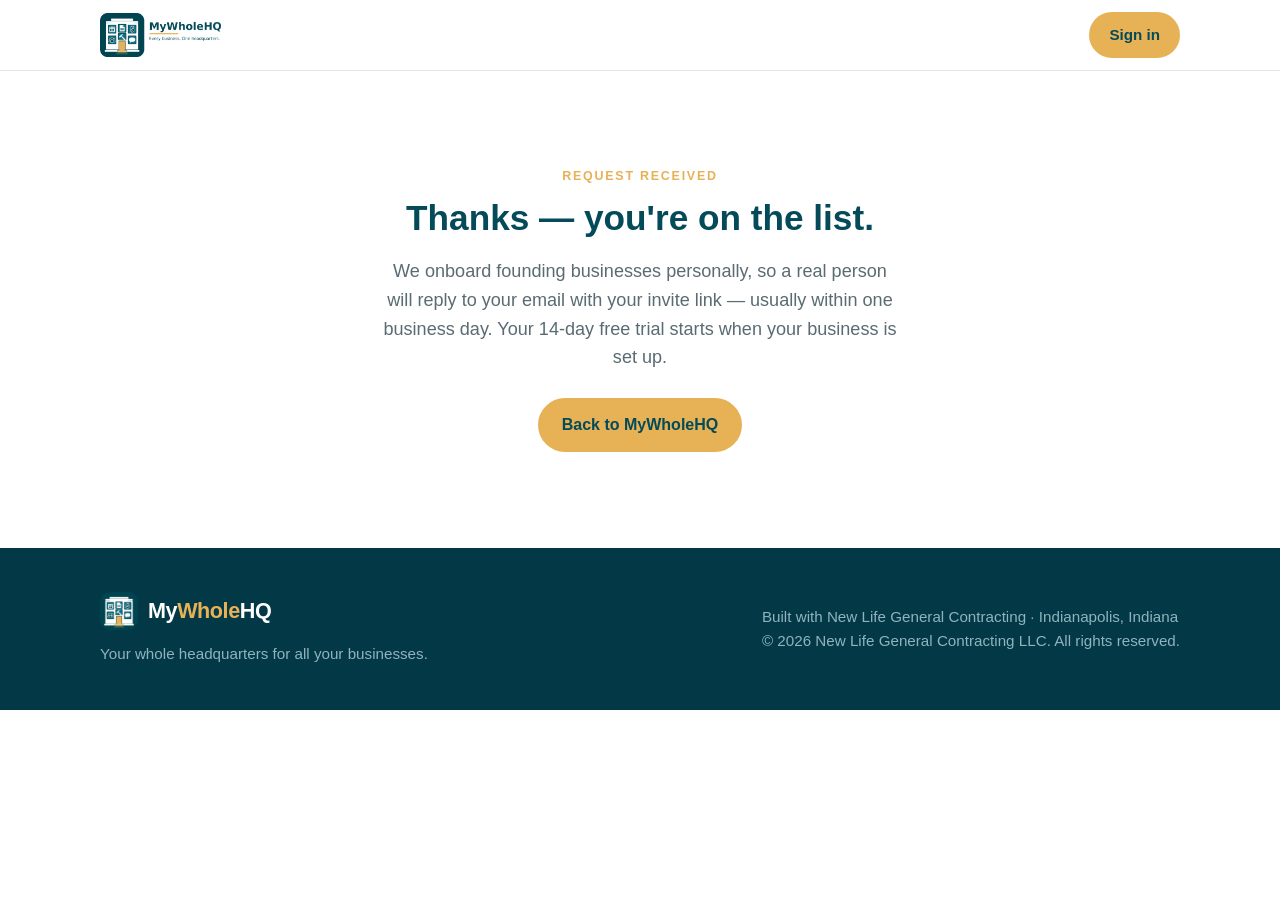
<file: thanks.html>
<!DOCTYPE html>
<html lang="en">
<head>
<meta charset="UTF-8">
<meta name="viewport" content="width=device-width, initial-scale=1">
<title>Request received — MyWholeHQ</title>
<meta name="description" content="Thanks for requesting a MyWholeHQ invite. We'll reply personally with your invite link.">
<meta name="robots" content="noindex">
<link rel="icon" href="icon-192.png" type="image/png" sizes="192x192">
<link rel="icon" href="icon-48.png" type="image/png" sizes="48x48">
<link rel="apple-touch-icon" href="apple-touch-icon.png">
<link rel="stylesheet" href="style.css">
</head>
<body>

<header class="site-header">
  <div class="wrap">
    <a class="wordmark" href="/" aria-label="MyWholeHQ home">
      <img class="logo-img" src="logo-horizontal.png" alt="MyWholeHQ" width="224" height="80">
    </a>
    <a class="btn small" href="https://app.mywholehq.com/">Sign in</a>
  </div>
</header>

<main>
  <section class="thanks">
    <div class="wrap">
      <p class="eyebrow">Request received</p>
      <h1>Thanks — you're on the list.</h1>
      <p class="lede">We onboard founding businesses personally, so a real person will reply to your email with your invite link — usually within one business day. Your 14-day free trial starts when your business is set up.</p>
      <a class="btn" href="/">Back to MyWholeHQ</a>
    </div>
  </section>
</main>

<footer class="site-footer">
  <div class="wrap">
    <div>
      <a class="wordmark" href="/"><img class="footer-mark" src="icon-192.png" alt="" width="38" height="38"><span>My<em>Whole</em>HQ</span></a>
      <p style="margin-top:12px">Your whole headquarters for all your businesses.</p>
    </div>
    <p>Built with New Life General Contracting · Indianapolis, Indiana<br>
    © 2026 New Life General Contracting LLC. All rights reserved.</p>
  </div>
</footer>

</body>
</html>
</file>
<file: style.css>
/* MyWholeHQ — draft marketing site
   Palette: deep teal + white, gold accent (brand colors, Nov 24 2026)
   Mobile-first; breakpoints at 620px and 900px */

:root{
  --teal:#044A59;
  --teal-2:#0A5A6E;
  --teal-3:#116B82;
  --ink:#1E2A30;
  --muted:#5A6B72;
  --line:#DFE7E9;
  --bg:#ffffff;
  --bg-soft:#F2F7F7;
  --gold:#E7B156;
  --gold-dark:#9C6E14;
  --gold-soft:#FAF0DA;
  --radius:14px;
  --shadow:0 10px 30px rgba(4,74,89,.12);
  --max:1120px;
}

*{box-sizing:border-box}
html{scroll-behavior:smooth}
body{
  margin:0;
  font-family:-apple-system,BlinkMacSystemFont,"Segoe UI",Roboto,Helvetica,Arial,sans-serif;
  color:var(--ink);
  background:var(--bg);
  line-height:1.6;
  font-size:17px;
  -webkit-font-smoothing:antialiased;
}
img,svg{display:block}
a{color:var(--gold-dark)}
.wrap{max-width:var(--max);margin:0 auto;padding:0 20px}
h1,h2,h3{line-height:1.2;color:var(--teal);margin:0 0 .5em}
h2{font-size:1.9rem;letter-spacing:-.01em}
h3{font-size:1.12rem}
p{margin:0 0 1em}
.lede{font-size:1.13rem;color:var(--muted)}
.eyebrow{
  text-transform:uppercase;letter-spacing:.14em;font-size:.78rem;font-weight:700;
  color:var(--gold);margin:0 0 .6rem;
}
section{padding:64px 0}
.section-head{max-width:680px;margin-bottom:36px}
.section-head.center{margin-left:auto;margin-right:auto;text-align:center}

/* ---------- Header ---------- */
.site-header{
  position:sticky;top:0;z-index:50;
  background:rgba(255,255,255,.96);backdrop-filter:blur(8px);
  border-bottom:1px solid var(--line);
}
.site-header .wrap{display:flex;align-items:center;justify-content:space-between;gap:16px;padding-top:12px;padding-bottom:12px}
.wordmark{
  font-size:1.35rem;font-weight:800;letter-spacing:-.02em;color:var(--teal);text-decoration:none;
  display:flex;align-items:center;gap:10px;
}
.wordmark .mark{
  width:34px;height:34px;border-radius:9px;background:var(--teal);color:#fff;
  display:flex;align-items:center;justify-content:center;font-size:.95rem;font-weight:800;flex:0 0 auto;
}
.wordmark em{font-style:normal;color:var(--gold)}
.main-nav{display:none;gap:26px}
.main-nav a{color:var(--ink);text-decoration:none;font-weight:600;font-size:.98rem}
.main-nav a:hover{color:var(--gold-dark)}
.btn{
  display:inline-block;background:var(--gold);color:#044A59;text-decoration:none;font-weight:700;
  padding:12px 22px;border-radius:999px;border:2px solid var(--gold);cursor:pointer;font-size:1rem;
  transition:background .15s ease,border-color .15s ease;
}
.btn:hover{background:#CE9A3C;border-color:#CE9A3C;color:#03303C}
.btn.ghost{background:transparent;color:var(--teal);border-color:var(--teal)}
.btn.ghost:hover{background:var(--teal);color:#fff}
.btn.small{padding:9px 18px;font-size:.95rem}

/* ---------- Hero ---------- */
.hero{background:linear-gradient(160deg,var(--teal) 0%,var(--teal-2) 60%,var(--teal-3) 100%);color:#D9E9EC;padding:72px 0 80px}
.hero h1{color:#fff;font-size:2.5rem;letter-spacing:-.02em;max-width:640px}
.hero h1 .accent{color:var(--gold)}
.hero .lede{color:#AECBD2;max-width:560px}
.hero-ctas{display:flex;flex-wrap:wrap;gap:12px;margin:26px 0 18px}
.hero-note{font-size:.95rem;color:#8FB4BD;margin:0}
.hero-grid{display:grid;gap:40px;align-items:center}

/* App preview panel (pure CSS/SVG mock, clearly illustrative) */
.preview{
  background:#fff;border-radius:18px;box-shadow:0 24px 60px rgba(0,0,0,.35);
  padding:18px;color:var(--ink);
}
.preview-top{display:flex;align-items:center;gap:8px;padding-bottom:12px;border-bottom:1px solid var(--line)}
.dot{width:10px;height:10px;border-radius:50%;background:var(--line)}
.dot.c{background:var(--gold)}
.preview-logo{display:flex;align-items:center;gap:12px;margin:14px 0 6px;font-weight:800;color:var(--teal)}
.logo-tile{width:50px;height:50px;flex:0 0 auto;border:1.5px dashed var(--gold-dark);background:var(--gold-soft);border-radius:10px;display:flex;flex-direction:column;align-items:center;justify-content:center;gap:2px}
.logo-tile svg{width:17px;height:17px;stroke:var(--gold-dark);fill:none;stroke-width:1.8;stroke-linecap:round;stroke-linejoin:round}
.logo-tile span{font-size:.52rem;font-weight:800;letter-spacing:.05em;text-transform:uppercase;line-height:1;color:var(--gold-dark);text-align:center}
.preview-sub{font-size:.82rem;color:var(--muted);margin:0 0 14px}
.chip-row{display:flex;flex-wrap:wrap;gap:8px;margin-bottom:14px}
.chip{font-size:.8rem;font-weight:600;background:var(--bg-soft);border:1px solid var(--line);border-radius:999px;padding:5px 11px;color:var(--teal)}
.chip.on{background:var(--gold-soft);border-color:var(--gold);color:var(--gold-dark)}
.stat-row{display:grid;grid-template-columns:repeat(3,1fr);gap:10px}
.stat{background:var(--bg-soft);border-radius:12px;padding:12px}
.stat b{display:block;font-size:1.05rem;color:var(--teal)}
.stat span{font-size:.78rem;color:var(--muted)}

/* ---------- Pain points ---------- */
.pain-grid{display:grid;gap:16px}
.pain-card{background:var(--bg-soft);border:1px solid var(--line);border-radius:var(--radius);padding:24px}
.pain-card h3{margin-bottom:.35em}
.pain-card p{color:var(--muted);margin:0}
.pain-card .x{color:var(--gold);font-weight:800;font-size:1.3rem;line-height:1;margin-bottom:10px}

/* ---------- Module grid ---------- */
.modules{background:var(--bg-soft)}
.module-grid{display:grid;gap:16px}
.module{
  background:#fff;border:1px solid var(--line);border-radius:var(--radius);padding:24px;
}
.module .icon{
  width:44px;height:44px;border-radius:11px;background:var(--gold-soft);
  display:flex;align-items:center;justify-content:center;margin-bottom:14px;
}
.module .icon svg{width:24px;height:24px;stroke:var(--gold-dark);fill:none;stroke-width:1.8;stroke-linecap:round;stroke-linejoin:round}
.module p{color:var(--muted);margin:0;font-size:.98rem}

/* ---------- Any business ---------- */
.biz-grid{display:grid;gap:16px}
.biz{
  border:1px solid var(--line);border-radius:var(--radius);padding:24px;background:#fff;
}
.biz h3{display:flex;align-items:center;gap:10px}
.biz h3 svg{width:22px;height:22px;stroke:var(--gold-dark);fill:none;stroke-width:1.8;stroke-linecap:round;stroke-linejoin:round;flex:0 0 auto}
.biz p{color:var(--muted);margin:0}

/* ---------- Steps ---------- */
.steps{background:var(--teal);color:#C4D9DE}
.steps h2{color:#fff}
.steps .lede{color:#9DC0C9}
.step-grid{display:grid;gap:16px;counter-reset:step}
.step{background:var(--teal-2);border:1px solid var(--teal-3);border-radius:var(--radius);padding:26px}
.step .num{
  counter-increment:step;width:38px;height:38px;border-radius:50%;background:var(--gold);color:#044A59;
  display:flex;align-items:center;justify-content:center;font-weight:800;margin-bottom:14px;
}
.step .num::before{content:counter(step)}
.step h3{color:#fff}
.step p{margin:0;color:#A9C6CD}

/* ---------- Trust strip ---------- */
.trust-grid{display:grid;gap:16px}
.trust-item{display:flex;gap:14px;align-items:flex-start}
.trust-item svg{width:26px;height:26px;stroke:var(--gold-dark);fill:none;stroke-width:1.8;stroke-linecap:round;stroke-linejoin:round;flex:0 0 auto;margin-top:3px}
.trust-item h3{margin-bottom:.25em}
.trust-item p{color:var(--muted);margin:0;font-size:.98rem}

/* ---------- Waitlist ---------- */
.waitlist{background:var(--bg-soft)}
.waitlist-grid{display:grid;gap:36px;align-items:start}
.waitlist-form{
  background:#fff;border:1px solid var(--line);border-radius:18px;box-shadow:var(--shadow);padding:28px;
}
.field{margin-bottom:16px}
.field label{display:block;font-weight:600;font-size:.95rem;margin-bottom:6px;color:var(--teal)}
.field input,.field select,.field textarea{
  width:100%;padding:12px 14px;border:1px solid var(--line);border-radius:10px;font-size:1rem;
  font-family:inherit;color:var(--ink);background:#fff;
}
.field textarea{resize:vertical}
.field input:focus,.field select:focus,.field textarea:focus{outline:2px solid var(--gold);outline-offset:1px;border-color:var(--gold)}
.field .optional{font-weight:400;color:var(--muted)}
.honey{position:absolute;left:-9999px;width:1px;height:1px;opacity:0}
.waitlist-form .btn{width:100%;text-align:center}
.form-note{font-size:.88rem;color:var(--muted);margin:12px 0 0;text-align:center}

/* ---------- Pricing ---------- */
.pricing{background:#fff}
.price-card{
  max-width:520px;margin:0 auto;background:var(--bg-soft);border:1px solid var(--line);
  border-radius:18px;box-shadow:var(--shadow);padding:36px 32px;text-align:center;
}
.price-plan{text-transform:uppercase;letter-spacing:.14em;font-size:.8rem;font-weight:700;color:var(--gold);margin:0 0 6px}
.price-amount{font-size:3.2rem;font-weight:800;color:var(--teal);line-height:1;margin:0}
.price-amount span{font-size:1.15rem;font-weight:600;color:var(--muted)}
.price-per{color:var(--muted);margin:8px 0 22px}
.price-list{list-style:none;margin:0 0 26px;padding:0;text-align:left}
.price-list li{padding:9px 0 9px 30px;position:relative;border-bottom:1px solid var(--line)}
.price-list li:last-child{border-bottom:none}
.price-list li::before{content:"✓";position:absolute;left:4px;color:var(--gold-dark);font-weight:800}
.price-card .btn{width:100%;text-align:center}

/* ---------- Thanks ---------- */
.thanks{padding:96px 0;text-align:center}
.thanks h1{font-size:2.2rem}
.thanks .lede{max-width:520px;margin:0 auto 26px}

/* ---------- Footer ---------- */
.footer-links{margin-top:10px}
.footer-links a{text-decoration:none}
.footer-links a:hover{text-decoration:underline}
.site-footer{background:#033847;color:#8FB4BD;padding:44px 0;font-size:.95rem}
.site-footer .wrap{display:grid;gap:18px}
.site-footer .wordmark{color:#fff}
.site-footer p{margin:0}
.site-footer a{color:#C4D9DE}

/* ---------- Breakpoints ---------- */
@media (min-width:620px){
  .pain-grid{grid-template-columns:1fr 1fr}
  .module-grid{grid-template-columns:1fr 1fr}
  .biz-grid{grid-template-columns:1fr 1fr}
  .trust-grid{grid-template-columns:1fr 1fr}
}
@media (min-width:900px){
  .main-nav{display:flex}
  section{padding:88px 0}
  h2{font-size:2.2rem}
  .hero{padding:96px 0 104px}
  .hero h1{font-size:3.3rem}
  .hero-grid{grid-template-columns:1.05fr .95fr}
  .pain-grid{grid-template-columns:repeat(3,1fr)}
  .module-grid{grid-template-columns:repeat(3,1fr)}
  .biz-grid{grid-template-columns:repeat(4,1fr)}
  .step-grid{grid-template-columns:repeat(3,1fr)}
  .trust-grid{grid-template-columns:repeat(3,1fr)}
  .waitlist-grid{grid-template-columns:1fr 1fr}
  .site-footer .wrap{grid-template-columns:1fr auto;align-items:center}
}

/* Logo lockups (added Nov 24, 2026) */
.logo-img{height:44px;width:auto;display:block}
.footer-mark{width:38px;height:38px;border-radius:10px;flex:0 0 auto}
</file>
